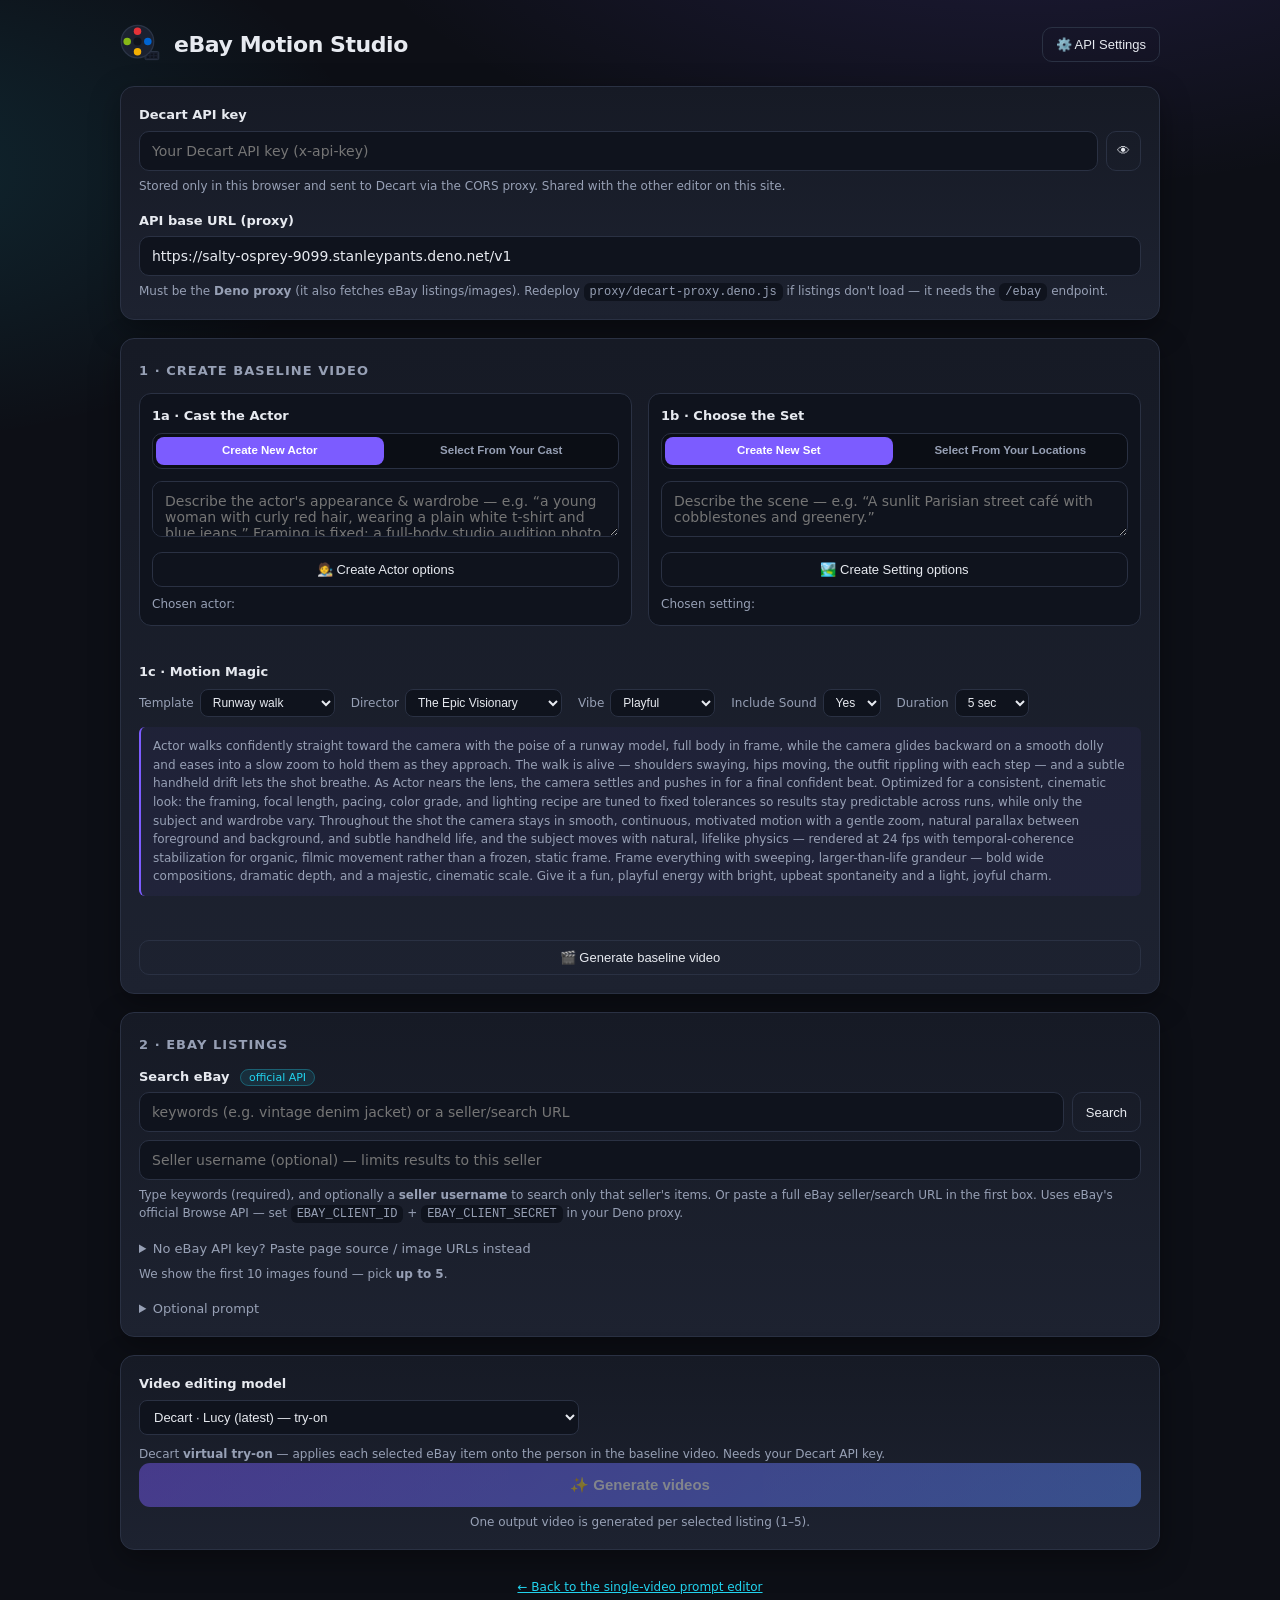
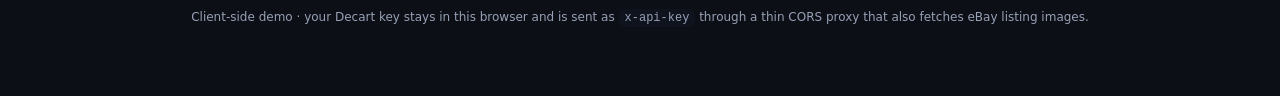
<file: ebay-tryon/index.html>
<!DOCTYPE html>
<html lang="en">
<head>
  <meta charset="UTF-8" />
  <meta name="viewport" content="width=device-width, initial-scale=1.0" />
  <title>eBay Motion Studio</title>
  <meta name="description" content="Turn one video + eBay listings into up to 5 AI try-on videos with Decart.ai." />
  <link rel="icon" href="reel.svg" type="image/svg+xml" />
  <link rel="stylesheet" href="styles.css?v=22" />
</head>
<body>
  <div class="app">
    <header class="topbar">
      <div class="brand">
        <img class="logo" src="reel.svg" alt="" width="40" height="40" aria-hidden="true" />
        <div>
          <h1>eBay Motion Studio</h1>
        </div>
      </div>
      <button id="settingsToggle" class="ghost-btn" type="button" aria-expanded="false">⚙️ API Settings</button>
    </header>

    <!-- API settings -->
    <section id="settingsPanel" class="panel settings hidden" aria-label="API settings">
      <div class="field">
        <label for="apiKey">Decart API key</label>
        <div class="key-row">
          <input id="apiKey" type="password" autocomplete="off" spellcheck="false"
                 autocapitalize="none" autocorrect="off" placeholder="Your Decart API key (x-api-key)" />
          <button id="toggleKey" type="button" class="ghost-btn small" aria-label="Show or hide API key">👁</button>
        </div>
        <p class="hint">Stored only in this browser and sent to Decart via the CORS proxy. Shared with the other editor on this site.</p>
      </div>

      <div class="field">
        <label for="apiBase">API base URL (proxy)</label>
        <input id="apiBase" spellcheck="false" type="url"
               autocapitalize="none" autocorrect="off" autocomplete="off" inputmode="url"
               placeholder="https://salty-osprey-9099.stanleypants.deno.net/v1"
               value="https://salty-osprey-9099.stanleypants.deno.net/v1" />
        <p class="hint">
          Must be the <strong>Deno proxy</strong> (it also fetches eBay listings/images). Redeploy
          <code>proxy/decart-proxy.deno.js</code> if listings don't load — it needs the <code>/ebay</code> endpoint.
        </p>
      </div>
    </section>

    <main class="stack">
      <!-- 1. Baseline video -->
      <section class="panel">
        <h2 class="panel-title">1 · Create baseline video</h2>

        <div class="two-col">
          <!-- 1a. Your Video's Actor -->
          <div class="col">
            <label class="field-label">1a · Cast the Actor</label>
            <div class="seg" id="charSeg">
              <button type="button" class="seg-btn active" data-mode="create">Create New Actor</button>
              <button type="button" class="seg-btn" data-mode="select">Select From Your Cast</button>
            </div>

            <div class="pane" id="charCreatePane">
              <textarea id="charPrompt" rows="2" spellcheck="false"
                placeholder="Describe the actor's appearance & wardrobe — e.g. “a young woman with curly red hair, wearing a plain white t-shirt and blue jeans.” Framing is fixed: a full-body studio audition photo on a white background."></textarea>
              <button id="charBtn" class="ghost-btn" type="button" disabled>🧑‍🎨 Create Actor options</button>
              <div id="charCandidates" class="cand-grid"></div>
            </div>

            <div class="pane hidden" id="charSelectPane">
              <div id="castGrid" class="picker-grid"></div>
              <div class="slot-row">
                <button id="charUploadBtn" class="ghost-btn small" type="button">⬆ Add photo to cast</button>
                <input id="charFile" type="file" accept="image/*" hidden />
              </div>
            </div>

            <p class="hint" style="margin-top:8px;">Chosen actor:</p>
            <div id="charThumb" class="img-thumbs"></div>
            <p id="charStatus" class="gen-status hidden"></p>
          </div>

          <!-- 1b. Your Video's Setting -->
          <div class="col">
            <label class="field-label">1b · Choose the Set</label>
            <div class="seg" id="setSeg">
              <button type="button" class="seg-btn active" data-mode="create">Create New Set</button>
              <button type="button" class="seg-btn" data-mode="select">Select From Your Locations</button>
            </div>

            <div class="pane" id="setCreatePane">
              <textarea id="setPrompt" rows="2" spellcheck="false"
                placeholder="Describe the scene — e.g. “A sunlit Parisian street café with cobblestones and greenery.”"></textarea>
              <button id="setBtn" class="ghost-btn" type="button" disabled>🏞️ Create Setting options</button>
              <div id="setCandidates" class="cand-grid"></div>
            </div>

            <div class="pane hidden" id="setSelectPane">
              <div id="setGrid" class="picker-grid"></div>
              <div class="slot-row">
                <button id="setUploadBtn" class="ghost-btn small" type="button">⬆ Add photo to set locations</button>
                <input id="setFile" type="file" accept="image/*" hidden />
              </div>
            </div>

            <p class="hint" style="margin-top:8px;">Chosen setting:</p>
            <div id="setThumb" class="img-thumbs"></div>
            <p id="setStatus" class="gen-status hidden"></p>
          </div>
        </div>

        <!-- 1c. Animate the single source image via Kling -->
        <label class="field-label" style="margin-top:36px;">1c · Motion Magic</label>
        <div class="opt-grid" style="margin-top:8px;">
          <label>Template
            <select id="genTemplate"></select>
          </label>
          <label>Director
            <select id="genDirector"></select>
          </label>
          <label>Vibe
            <select id="genVibe"></select>
          </label>
          <label>Include Sound
            <select id="genSound">
              <option value="yes">Yes</option>
              <option value="no">No</option>
            </select>
          </label>
          <label>Duration
            <select id="genDur">
              <option value="5">5 sec</option><option value="10">10 sec</option>
            </select>
          </label>
        </div>
        <p id="genTemplateDesc" class="hint"></p>
        <!-- 1d. Stage the shot & generate the baseline video -->
        <div class="gen-section">
          <div id="stage" class="stage hidden">
            <div id="stageSpinner" class="stage-spinner hidden"><div class="spinner"></div><p>Staging your shot…</p></div>
            <img id="compositeImg" class="stage-img hidden" alt="Your staged shot" />
            <div id="stageOverlay" class="stage-overlay hidden" aria-hidden="true">
              <span class="reel-sweep"></span>
              <span class="reel-perf top"></span>
              <span class="reel-perf bottom"></span>
              <span class="stage-caption">🎬 Motion Magic in Progress</span>
            </div>
          </div>
          <p id="stageHint" class="hint hidden"></p>
          <button id="genBtn" class="ghost-btn" type="button" disabled>🎬 Generate baseline video</button>
          <p id="genStatus" class="gen-status hidden"></p>
          <div id="videoWrap" class="video-wrap hidden">
            <video id="baselineVideo" class="baseline-video" controls playsinline></video>
          </div>
        </div>
      </section>

      <!-- 2. eBay listings -->
      <section class="panel">
        <h2 class="panel-title">2 · eBay listings</h2>

        <label for="ebayUrl" class="field-label">Search eBay <span class="muted-tag">official API</span></label>
        <div class="key-row">
          <input id="ebayUrl" type="text" spellcheck="false" autocapitalize="none" autocorrect="off"
                 placeholder="keywords (e.g. vintage denim jacket) or a seller/search URL" />
          <button id="loadBtn" class="ghost-btn" type="button">Search</button>
        </div>
        <input id="sellerInput" type="text" spellcheck="false" autocapitalize="none" autocorrect="off"
               style="margin-top:8px;" placeholder="Seller username (optional) — limits results to this seller" />
        <p class="hint">
          Type keywords (required), and optionally a <strong>seller username</strong> to search only that
          seller's items. Or paste a full eBay seller/search URL in the first box. Uses eBay's official
          Browse API — set <code>EBAY_CLIENT_ID</code> + <code>EBAY_CLIENT_SECRET</code> in your Deno proxy.
        </p>

        <details class="advanced">
          <summary>No eBay API key? Paste page source / image URLs instead</summary>
          <div style="margin-top:10px;">
            <textarea id="pasteBox" rows="3" spellcheck="false"
              placeholder="Paste the eBay page source, or listing image URLs (one per line)."></textarea>
            <button id="extractBtn" class="ghost-btn" type="button">Extract images</button>
            <p class="hint">
              <strong>Desktop:</strong> eBay page → View Page Source → select all → copy → paste.
              <strong>Mobile:</strong> long-press each image → <em>Copy image address</em> → paste one per line.
            </p>
          </div>
        </details>

        <p class="hint">We show the first 10 images found — pick <strong>up to 5</strong>.</p>

        <p id="listingsStatus" class="inline-note hidden"></p>
        <div id="listingsGrid" class="listings-grid hidden"></div>
        <p id="selCount" class="sel-count hidden">0 / 5 selected</p>

        <details class="advanced">
          <summary>Optional prompt</summary>
          <div class="field">
            <textarea id="prompt" rows="2"
              placeholder="e.g. keep the lighting natural (leave blank for pure try-on)"></textarea>
            <p class="hint">Most try-on jobs need no prompt — the item image is the instruction. Some models ignore it.</p>
          </div>
        </details>
      </section>

      <!-- Generate -->
      <section class="panel">
        <label for="tryonModel" class="field-label">Video editing model</label>
        <select id="tryonModel" class="model-select"></select>
        <p id="tryonModelHint" class="hint"></p>
        <button id="generateBtn" class="primary-btn" type="button" disabled>✨ Generate videos</button>
        <p id="inlineError" class="inline-error hidden" role="alert"></p>
        <p class="hint center">One output video is generated per selected listing (1–5).</p>
      </section>

      <!-- 3. Results -->
      <section class="panel" id="resultsPanel" hidden>
        <h2 class="panel-title">3 · Results</h2>
        <div id="outputGrid" class="output-grid"></div>
      </section>
    </main>

    <footer class="footer">
      <p><a href="../video-editor/">← Back to the single-video prompt editor</a></p>
      <p>
        Client-side demo · your Decart key stays in this browser and is sent as <code>x-api-key</code>
        through a thin CORS proxy that also fetches eBay listing images.
      </p>
    </footer>
  </div>

  <script src="templates.js?v=4"></script>
  <script src="directors.js?v=1"></script>
  <script src="vibes.js?v=1"></script>
  <script src="app.js?v=38"></script>
</body>
</html>
</file>
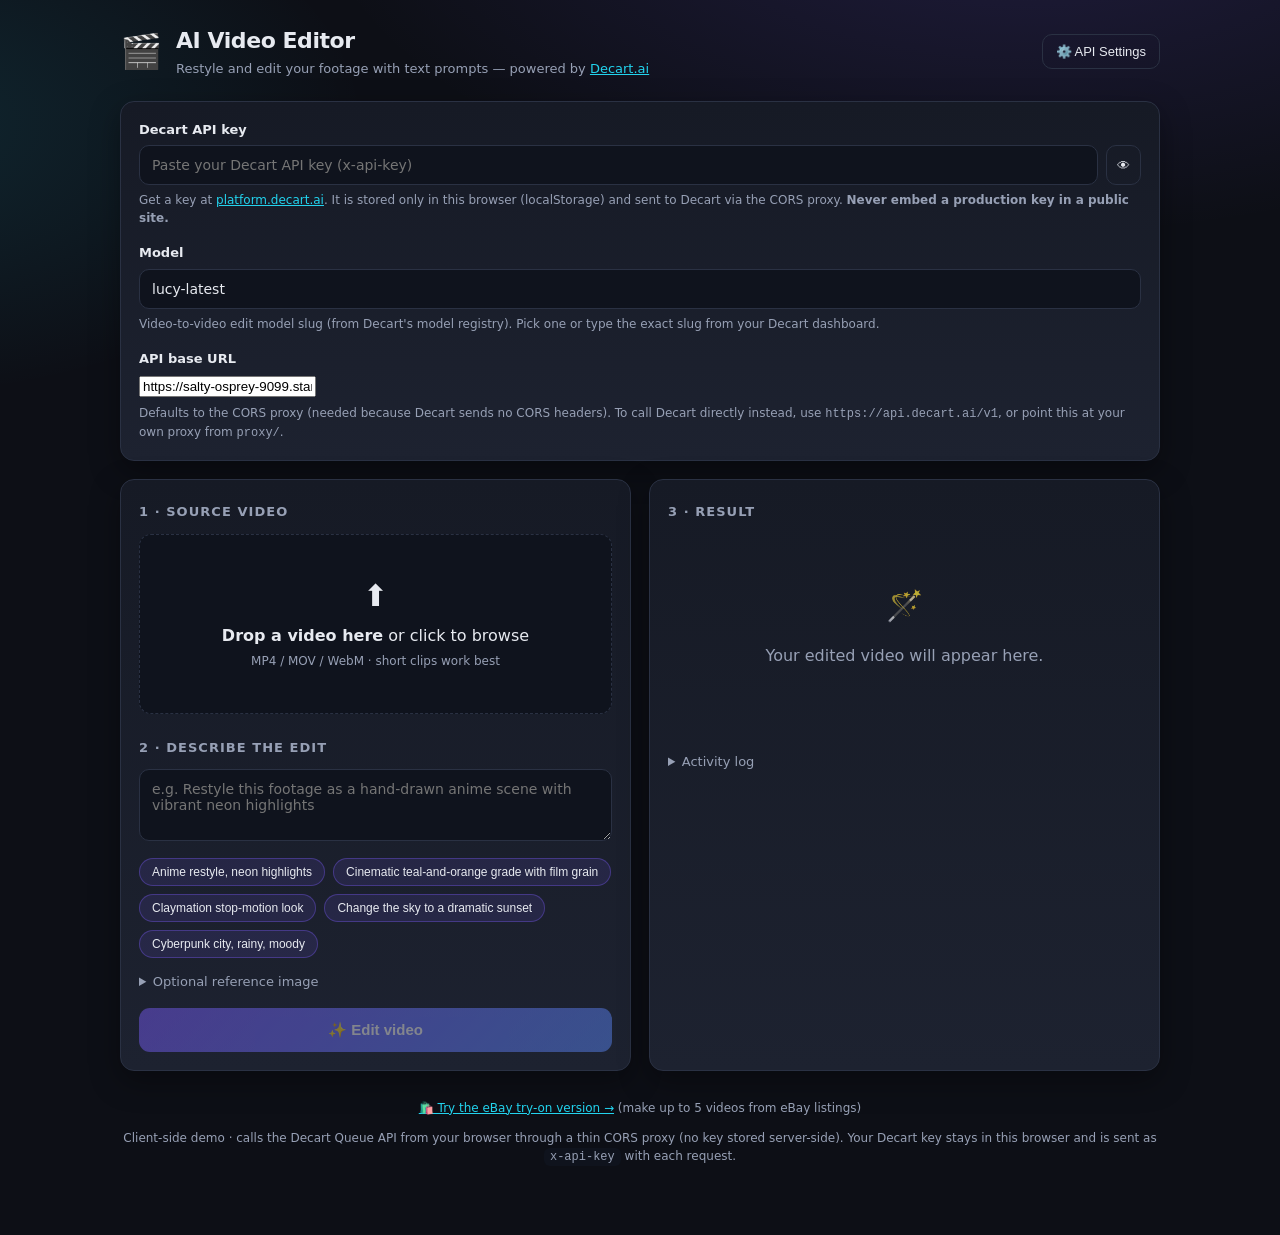
<file: video-editor/index.html>
<!DOCTYPE html>
<html lang="en">
<head>
  <meta charset="UTF-8" />
  <meta name="viewport" content="width=device-width, initial-scale=1.0" />
  <title>AI Video Editor · Decart</title>
  <meta name="description" content="Upload a video and edit it with AI prompts using the Decart.ai API." />
  <link rel="stylesheet" href="styles.css?v=5" />
</head>
<body>
  <div class="app">
    <header class="topbar">
      <div class="brand">
        <span class="logo" aria-hidden="true">🎬</span>
        <div>
          <h1>AI Video Editor</h1>
          <p class="tagline">Restyle and edit your footage with text prompts — powered by
            <a href="https://platform.decart.ai/" target="_blank" rel="noopener">Decart.ai</a>
          </p>
        </div>
      </div>
      <button id="settingsToggle" class="ghost-btn" type="button" aria-expanded="false">
        ⚙️ API Settings
      </button>
    </header>

    <!-- API settings -->
    <section id="settingsPanel" class="panel settings hidden" aria-label="API settings">
      <div class="field">
        <label for="apiKey">Decart API key</label>
        <div class="key-row">
          <input id="apiKey" type="password" autocomplete="off" spellcheck="false"
                 autocapitalize="none" autocorrect="off"
                 placeholder="Paste your Decart API key (x-api-key)" />
          <button id="toggleKey" type="button" class="ghost-btn small" aria-label="Show or hide API key">👁</button>
        </div>
        <p class="hint">
          Get a key at <a href="https://platform.decart.ai/" target="_blank" rel="noopener">platform.decart.ai</a>.
          It is stored only in this browser (localStorage) and sent to Decart via the CORS proxy.
          <strong>Never embed a production key in a public site.</strong>
        </p>
      </div>

      <div class="field">
        <label for="model">Model</label>
        <input id="model" list="modelOptions" spellcheck="false"
               autocapitalize="none" autocorrect="off" autocomplete="off"
               placeholder="lucy-latest" value="lucy-latest" />
        <datalist id="modelOptions">
          <option value="lucy-latest">Lucy Latest — newest video edit model (server-resolved)</option>
          <option value="lucy-clip">Lucy Clip — general video-to-video edit</option>
          <option value="lucy-2.5">Lucy 2.5</option>
          <option value="lucy-2.1">Lucy 2.1</option>
          <option value="lucy-restyle-2">Lucy Restyle 2 — restyle footage</option>
          <option value="lucy-clip-latest">Lucy Clip Latest</option>
        </datalist>
        <p class="hint">Video-to-video edit model slug (from Decart's model registry). Pick one or type the exact slug from your Decart dashboard.</p>
      </div>

      <div class="field">
        <label for="apiBase">API base URL</label>
        <input id="apiBase" spellcheck="false" type="url"
               autocapitalize="none" autocorrect="off" autocomplete="off" inputmode="url"
               placeholder="https://salty-osprey-9099.stanleypants.deno.net/v1"
               value="https://salty-osprey-9099.stanleypants.deno.net/v1" />
        <p class="hint">
          Defaults to the CORS proxy (needed because Decart sends no CORS headers).
          To call Decart directly instead, use <code>https://api.decart.ai/v1</code>, or point this
          at your own proxy from <code>proxy/</code>.
        </p>
      </div>
    </section>

    <main class="grid">
      <!-- Left: inputs -->
      <section class="panel">
        <h2 class="panel-title">1 · Source video</h2>

        <div id="dropzone" class="dropzone" tabindex="0" role="button"
             aria-label="Choose or drop a video file">
          <input id="fileInput" type="file" accept="video/*" hidden />
          <div class="dz-empty">
            <div class="dz-icon">⬆️</div>
            <p><strong>Drop a video here</strong> or click to browse</p>
            <p class="hint">MP4 / MOV / WebM · short clips work best</p>
          </div>
          <video id="sourcePreview" class="preview hidden" controls playsinline muted></video>
        </div>
        <p id="fileMeta" class="file-meta hidden"></p>

        <h2 class="panel-title">2 · Describe the edit</h2>
        <textarea id="prompt" rows="3"
          placeholder="e.g. Restyle this footage as a hand-drawn anime scene with vibrant neon highlights"></textarea>
        <div class="chips" id="promptChips" aria-label="Example prompts">
          <button type="button" class="chip">Anime restyle, neon highlights</button>
          <button type="button" class="chip">Cinematic teal-and-orange grade with film grain</button>
          <button type="button" class="chip">Claymation stop-motion look</button>
          <button type="button" class="chip">Change the sky to a dramatic sunset</button>
          <button type="button" class="chip">Cyberpunk city, rainy, moody</button>
        </div>

        <details class="advanced">
          <summary>Optional reference image</summary>
          <div class="field">
            <input id="refInput" type="file" accept="image/*" />
            <p class="hint">Guides the edit (e.g. a specific style, item, or logo to add).</p>
            <img id="refPreview" class="ref-preview hidden" alt="Reference image preview" />
          </div>
        </details>

        <button id="editBtn" class="primary-btn" type="button" disabled>✨ Edit video</button>
        <p id="inlineError" class="inline-error hidden" role="alert"></p>
      </section>

      <!-- Right: output -->
      <section class="panel">
        <h2 class="panel-title">3 · Result</h2>

        <div id="resultArea" class="result-area">
          <div id="resultEmpty" class="result-empty">
            <div class="dz-icon">🪄</div>
            <p>Your edited video will appear here.</p>
          </div>

          <div id="progress" class="progress hidden">
            <div class="spinner" aria-hidden="true"></div>
            <p id="progressLabel">Working…</p>
            <div class="bar"><div id="progressBar" class="bar-fill"></div></div>
            <button id="cancelBtn" class="ghost-btn small" type="button">Cancel</button>
          </div>

          <video id="resultPreview" class="preview hidden" controls playsinline></video>
        </div>

        <div id="resultActions" class="result-actions hidden">
          <a id="downloadLink" class="primary-btn" download="edited-video.mp4">⬇️ Download</a>
          <button id="againBtn" class="ghost-btn" type="button">Edit again</button>
        </div>

        <details class="advanced log-wrap">
          <summary>Activity log</summary>
          <pre id="log" class="log" aria-live="polite"></pre>
        </details>
      </section>
    </main>

    <footer class="footer">
      <p><a href="../ebay-tryon/">🛍️ Try the eBay try-on version →</a> (make up to 5 videos from eBay listings)</p>
      <p>
        Client-side demo · calls the Decart Queue API from your browser through a thin CORS proxy
        (no key stored server-side). Your Decart key stays in this browser and is sent as
        <code>x-api-key</code> with each request.
      </p>
    </footer>
  </div>

  <script src="app.js?v=5"></script>
</body>
</html>
</file>
<file: ebay-tryon/styles.css>
:root {
  --bg: #0d0f16;
  --panel: #161a25;
  --panel-2: #1d2230;
  --border: #2a3143;
  --text: #e7eaf0;
  --muted: #97a0b5;
  --accent: #7c5cff;
  --accent-2: #22d3ee;
  --danger: #ff6b6b;
  --ok: #39d98a;
  --radius: 14px;
  --shadow: 0 10px 30px rgba(0, 0, 0, 0.35);
  font-family: ui-sans-serif, system-ui, -apple-system, "Segoe UI", Roboto, Helvetica, Arial, sans-serif;
}

* { box-sizing: border-box; }

body {
  margin: 0;
  background: radial-gradient(1200px 600px at 80% -10%, rgba(124, 92, 255, 0.18), transparent 60%),
              radial-gradient(900px 500px at -10% 10%, rgba(34, 211, 238, 0.12), transparent 55%),
              var(--bg);
  color: var(--text);
  line-height: 1.5;
  min-height: 100vh;
}

a { color: var(--accent-2); }

.app { max-width: 1080px; margin: 0 auto; padding: 24px 20px 60px; }

/* Topbar */
.topbar { display: flex; align-items: center; justify-content: space-between; gap: 16px; margin-bottom: 22px; flex-wrap: wrap; }
.brand { display: flex; align-items: center; gap: 14px; }
.logo { width: 40px; height: 40px; display: block; }
.topbar h1 { margin: 0; font-size: 22px; letter-spacing: -0.02em; }
.tagline { margin: 2px 0 0; color: var(--muted); font-size: 13px; }

/* Panels */
.panel {
  background: linear-gradient(180deg, var(--panel), var(--panel-2));
  border: 1px solid var(--border);
  border-radius: var(--radius);
  padding: 18px;
  box-shadow: var(--shadow);
}
.panel-title { font-size: 13px; text-transform: uppercase; letter-spacing: 0.08em; color: var(--muted); margin: 4px 0 12px; }

.stack { display: flex; flex-direction: column; gap: 18px; }
.settings { margin-bottom: 18px; }
.settings .field + .field { margin-top: 16px; }

.field label, .field-label { display: block; font-size: 13px; font-weight: 600; margin-bottom: 6px; }
.muted-tag { font-weight: 500; font-size: 11px; color: var(--accent-2); background: rgba(34,211,238,0.1); border: 1px solid rgba(34,211,238,0.3); border-radius: 999px; padding: 1px 8px; margin-left: 6px; }
#extractBtn { margin-top: 10px; }
#pasteBox { font-family: ui-monospace, SFMono-Regular, Menlo, monospace; font-size: 12px; }
#genTemplateDesc { margin-top: 10px; line-height: 1.55; }
#genTemplateDesc:not(:empty) { padding: 10px 12px; border-left: 2px solid var(--accent); background: rgba(124,92,255,0.06); border-radius: 6px; }

/* Stage & generate area */
.gen-section { margin-top: 32px; }
/* Stage: the composited shot + film-reel processing overlay */
.stage { position: relative; margin: 0 0 10px; max-width: 640px; border: 1px solid var(--border); border-radius: 12px; overflow: hidden; background: #0b0e16; }
.stage-img { display: block; width: 100%; height: auto; }
.stage-spinner { display: flex; flex-direction: column; align-items: center; justify-content: center; gap: 8px; aspect-ratio: 16 / 9; color: var(--muted); font-size: 13px; }
.stage-overlay { position: absolute; inset: 0; display: flex; align-items: center; justify-content: center; background: rgba(8,10,16,0.42); overflow: hidden; }
.stage-caption { position: relative; z-index: 3; font-weight: 800; font-size: clamp(15px, 3.2vw, 26px); letter-spacing: 0.01em; color: #fff; text-shadow: 0 2px 14px rgba(0,0,0,0.7); text-align: center; padding: 0 12px; }
/* sweeping band of eBay's four colors */
.reel-sweep { position: absolute; inset: -40% -20%; z-index: 1; background: linear-gradient(115deg, transparent 34%, rgba(229,50,56,0.55) 44%, rgba(245,175,2,0.55) 52%, rgba(134,184,23,0.55) 60%, rgba(0,100,210,0.55) 68%, transparent 78%); background-size: 260% 100%; filter: blur(8px); animation: reel-slide 1.8s linear infinite; }
@keyframes reel-slide { from { background-position: 210% 0; } to { background-position: -60% 0; } }
/* scrolling film-strip perforations top & bottom */
.reel-perf { position: absolute; left: 0; right: 0; height: 12px; z-index: 2; background: repeating-linear-gradient(90deg, transparent 0 9px, rgba(255,255,255,0.85) 9px 17px); background-size: 26px 100%; opacity: 0.28; animation: perf-scroll 0.6s linear infinite; }
.reel-perf.top { top: 7px; } .reel-perf.bottom { bottom: 7px; }
@keyframes perf-scroll { to { background-position: 26px 0; } }
@media (prefers-reduced-motion: reduce) { .reel-sweep, .reel-perf { animation: none; } }

/* Generated baseline video — constrained so it doesn't fill the screen */
.video-wrap { margin-top: 12px; max-width: 640px; }
.baseline-video { display: block; width: 100%; height: auto; border-radius: 12px; border: 1px solid var(--border); background: #000; }

/* Seedance image generation */
.dropzone.small { min-height: 96px; }
.dropzone.small .dz-empty { padding: 14px; }
.dropzone.small .dz-icon { font-size: 22px; }
.img-thumbs { display: flex; flex-wrap: wrap; gap: 8px; margin-top: 10px; }
.img-thumbs:empty { display: none; }
.img-thumb { position: relative; width: 72px; height: 72px; border-radius: 8px; overflow: hidden; border: 1px solid var(--border); background: #11151f; }
.img-thumb img { width: 100%; height: 100%; object-fit: cover; display: block; }
.img-thumb .rm { position: absolute; top: 2px; right: 2px; width: 18px; height: 18px; border-radius: 50%; border: none; background: rgba(0,0,0,0.65); color: #fff; font-size: 12px; line-height: 1; cursor: pointer; display: flex; align-items: center; justify-content: center; }
.opt-grid { display: flex; flex-wrap: wrap; gap: 12px 16px; margin-top: 12px; align-items: center; }
.opt-grid label { font-size: 12px; color: var(--muted); display: flex; align-items: center; gap: 6px; font-weight: 500; }
.opt-grid select { background: #0f131d; color: var(--text); border: 1px solid var(--border); border-radius: 8px; padding: 5px 8px; font-size: 12px; }
.model-select { width: 100%; max-width: 440px; background: #0f131d; color: var(--text); border: 1px solid var(--border); border-radius: 8px; padding: 8px 10px; font-size: 13px; margin-bottom: 4px; }
.opt-grid label.chk { gap: 5px; }
#genBtn { margin-top: 12px; width: 100%; }
.gen-status { margin-top: 12px; padding: 12px; border-radius: 10px; background: rgba(124,92,255,0.1); border: 1px solid rgba(124,92,255,0.3); font-size: 13px; text-align: center; }
.gen-status.err { background: rgba(255,107,107,0.12); border-color: rgba(255,107,107,0.4); color: #ffc9c9; }
.gen-status video { width: 100%; border-radius: 8px; margin-top: 8px; background: #000; }
.or-sep { margin: 18px 0 12px; opacity: 0.8; }
.slot-row { display: flex; gap: 8px; align-items: center; margin-top: 10px; }
.slot-row .ghost-btn { margin: 0; }

/* Actor | Setting side-by-side */
.two-col { display: grid; grid-template-columns: 1fr 1fr; gap: 16px; }
@media (max-width: 720px) { .two-col { grid-template-columns: 1fr; } }
.two-col .col { min-width: 0; border: 1px solid var(--border); border-radius: 12px; padding: 12px; background: #0f131d; }
.two-col .col .ghost-btn[id$="Btn"] { width: 100%; margin-top: 8px; }

/* Segmented toggle */
.seg { display: flex; gap: 4px; background: #0b0e15; border: 1px solid var(--border); border-radius: 10px; padding: 3px; margin: 8px 0 12px; }
.seg-btn { flex: 1; border: none; background: transparent; color: var(--muted); font-size: 11.5px; font-weight: 600; padding: 7px 6px; border-radius: 8px; cursor: pointer; line-height: 1.2; }
.seg-btn.active { background: var(--accent); color: #fff; }

.pane { }
.picker-grid { display: grid; grid-template-columns: repeat(auto-fill, minmax(64px, 1fr)); gap: 8px; min-height: 40px; }
.picker-grid:empty::after { content: "Nothing saved yet — create one."; color: var(--muted); font-size: 12px; }
.picker-item { position: relative; border: 2px solid var(--border); border-radius: 8px; overflow: hidden; cursor: pointer; aspect-ratio: 1/1; background: #11151f; }
.picker-item.selected { border-color: var(--accent-2); box-shadow: 0 0 0 2px rgba(34,211,238,0.35); }
.picker-item img { width: 100%; height: 100%; object-fit: cover; display: block; }
.picker-item .rm { position: absolute; top: 2px; right: 2px; width: 16px; height: 16px; border-radius: 50%; border: none; background: rgba(0,0,0,0.65); color: #fff; font-size: 11px; line-height: 1; cursor: pointer; }

/* Candidate chooser (3 options per Create) */
.cand-grid { display: grid; grid-template-columns: repeat(2, 1fr); gap: 8px; margin-top: 10px; }
.cand-grid:empty { display: none; }
.cand-item { position: relative; border: 2px solid var(--border); border-radius: 8px; overflow: hidden; cursor: pointer; background: #11151f; aspect-ratio: 3/4; display: flex; align-items: center; justify-content: center; }
.cand-item.selected { border-color: var(--accent-2); box-shadow: 0 0 0 2px rgba(34,211,238,0.35); }
.cand-item img { width: 100%; height: 100%; object-fit: cover; display: block; }
.cand-item .lbl { position: absolute; bottom: 0; left: 0; right: 0; font-size: 9px; background: rgba(0,0,0,0.62); color: #fff; padding: 2px 3px; text-align: center; }
.cand-item .err { font-size: 9.5px; color: #ffc9c9; padding: 6px; text-align: center; }
.hint { color: var(--muted); font-size: 12px; margin: 6px 0 0; }
.hint.center { text-align: center; }

input[type="text"], input[type="password"], input[type="url"], input:not([type]), textarea {
  width: 100%;
  background: #0f131d;
  border: 1px solid var(--border);
  border-radius: 10px;
  color: var(--text);
  padding: 11px 12px;
  font-size: 14px;
  font-family: inherit;
  outline: none;
  transition: border-color 0.15s, box-shadow 0.15s;
}
input:focus, textarea:focus { border-color: var(--accent); box-shadow: 0 0 0 3px rgba(124, 92, 255, 0.2); }
textarea { resize: vertical; }
.key-row { display: flex; gap: 8px; }
.key-row input { flex: 1; }

/* Buttons */
.primary-btn {
  display: inline-flex; align-items: center; justify-content: center; gap: 8px;
  width: 100%; padding: 13px 18px; border: none; border-radius: 11px;
  background: linear-gradient(135deg, var(--accent), #5b8bff);
  color: white; font-size: 15px; font-weight: 700; cursor: pointer; text-decoration: none;
  transition: transform 0.08s, filter 0.15s, opacity 0.15s;
}
.primary-btn:hover:not(:disabled) { filter: brightness(1.08); }
.primary-btn:active:not(:disabled) { transform: translateY(1px); }
.primary-btn:disabled { opacity: 0.45; cursor: not-allowed; }

.ghost-btn {
  background: transparent; border: 1px solid var(--border); color: var(--text);
  border-radius: 10px; padding: 9px 13px; font-size: 13px; cursor: pointer;
  transition: background 0.15s, border-color 0.15s; white-space: nowrap;
}
.ghost-btn:hover { background: rgba(255, 255, 255, 0.05); border-color: var(--accent); }
.ghost-btn.small { padding: 8px 10px; }

/* Dropzone */
.dropzone {
  position: relative; border: 1.5px dashed var(--border); border-radius: 12px; min-height: 160px;
  display: flex; align-items: center; justify-content: center; text-align: center; cursor: pointer;
  transition: border-color 0.15s, background 0.15s; overflow: hidden; background: #0f131d;
}
.dropzone:hover, .dropzone:focus-visible { border-color: var(--accent); outline: none; }
.dropzone.dragover { border-color: var(--accent-2); background: rgba(34, 211, 238, 0.06); }
.dz-empty { padding: 24px; }
.dz-icon { font-size: 30px; margin-bottom: 6px; }
.dz-empty p { margin: 4px 0; }
.preview { width: 100%; max-height: 320px; background: #000; border-radius: 10px; display: block; }
.file-meta { font-size: 12px; color: var(--muted); margin: 10px 2px 0; word-break: break-all; }

/* Listings grid */
.listings-grid {
  display: grid; grid-template-columns: repeat(auto-fill, minmax(140px, 1fr));
  gap: 10px; margin-top: 14px;
}
@media (max-width: 520px) { .listings-grid { grid-template-columns: repeat(auto-fill, minmax(100px, 1fr)); } }

.listing {
  position: relative; border: 2px solid var(--border); border-radius: 10px; overflow: hidden;
  cursor: pointer; background: #0f131d; transition: border-color 0.15s, transform 0.08s;
}
.listing:hover { border-color: var(--accent); }
.listing.selected { border-color: var(--accent-2); box-shadow: 0 0 0 2px rgba(34, 211, 238, 0.35); }
.listing.disabled { opacity: 0.4; pointer-events: none; }
.listing img { width: 100%; aspect-ratio: 1 / 1; object-fit: cover; display: block; background: #11151f; }
.listing .cap { padding: 6px 8px; font-size: 11px; color: var(--muted); line-height: 1.3; max-height: 3.4em; overflow: hidden; }
.listing .badge {
  position: absolute; top: 6px; left: 6px; width: 22px; height: 22px; border-radius: 50%;
  background: var(--accent-2); color: #06222a; font-weight: 800; font-size: 12px;
  display: none; align-items: center; justify-content: center;
}
.listing.selected .badge { display: flex; }

.sel-count { font-size: 13px; font-weight: 600; margin-top: 12px; }
.sel-count.max { color: var(--accent-2); }

.inline-note {
  margin-top: 12px; padding: 10px 12px; border-radius: 10px;
  background: rgba(34, 211, 238, 0.08); border: 1px solid rgba(34, 211, 238, 0.3);
  color: #b9f0fb; font-size: 13px;
}

.advanced { margin-top: 16px; }
.advanced summary { cursor: pointer; color: var(--muted); font-size: 13px; user-select: none; }
.advanced summary:hover { color: var(--text); }
.advanced .field { margin-top: 12px; }

.inline-error {
  margin-top: 12px; padding: 10px 12px; border-radius: 10px;
  background: rgba(255, 107, 107, 0.12); border: 1px solid rgba(255, 107, 107, 0.4);
  color: #ffc9c9; font-size: 13px;
}

/* Output grid */
.output-grid {
  display: grid; grid-template-columns: repeat(auto-fill, minmax(240px, 1fr)); gap: 14px;
}
.output-card { border: 1px solid var(--border); border-radius: 12px; overflow: hidden; background: #0f131d; }
.output-card .oc-head { display: flex; align-items: center; gap: 8px; padding: 8px 10px; border-bottom: 1px solid var(--border); }
.output-card .oc-thumb { width: 34px; height: 34px; border-radius: 6px; object-fit: cover; flex: none; background: #11151f; }
.output-card .oc-title { font-size: 12px; color: var(--muted); overflow: hidden; text-overflow: ellipsis; white-space: nowrap; flex: 1; }
.output-card .oc-body { padding: 10px; min-height: 150px; display: flex; align-items: center; justify-content: center; text-align: center; }
.output-card video { width: 100%; border-radius: 8px; background: #000; display: block; }
.output-card .oc-actions { padding: 0 10px 10px; }
.output-card .oc-actions .primary-btn { margin: 0; padding: 9px 12px; font-size: 13px; }

.status { font-size: 13px; color: var(--muted); }
.status.err { color: #ffc9c9; }
.status.ok { color: var(--ok); }

.spinner {
  width: 34px; height: 34px; border: 4px solid rgba(255, 255, 255, 0.12);
  border-top-color: var(--accent); border-radius: 50%; margin: 0 auto 10px; animation: spin 0.9s linear infinite;
}
@keyframes spin { to { transform: rotate(360deg); } }
.bar { height: 6px; background: #0b0e15; border-radius: 999px; overflow: hidden; margin: 10px auto 0; max-width: 200px; }
.bar-fill { height: 100%; width: 0; background: linear-gradient(90deg, var(--accent), var(--accent-2)); transition: width 0.4s ease; }

.footer { margin-top: 28px; text-align: center; color: var(--muted); font-size: 12px; }
.footer code, .hint code { background: #0f131d; padding: 2px 6px; border-radius: 6px; }

.hidden { display: none !important; }
</file>
<file: video-editor/styles.css>
:root {
  --bg: #0d0f16;
  --panel: #161a25;
  --panel-2: #1d2230;
  --border: #2a3143;
  --text: #e7eaf0;
  --muted: #97a0b5;
  --accent: #7c5cff;
  --accent-2: #22d3ee;
  --danger: #ff6b6b;
  --ok: #39d98a;
  --radius: 14px;
  --shadow: 0 10px 30px rgba(0, 0, 0, 0.35);
  font-family: ui-sans-serif, system-ui, -apple-system, "Segoe UI", Roboto, Helvetica, Arial, sans-serif;
}

* { box-sizing: border-box; }

body {
  margin: 0;
  background: radial-gradient(1200px 600px at 80% -10%, rgba(124, 92, 255, 0.18), transparent 60%),
              radial-gradient(900px 500px at -10% 10%, rgba(34, 211, 238, 0.12), transparent 55%),
              var(--bg);
  color: var(--text);
  line-height: 1.5;
  min-height: 100vh;
}

a { color: var(--accent-2); }

.app {
  max-width: 1080px;
  margin: 0 auto;
  padding: 24px 20px 60px;
}

/* Topbar */
.topbar {
  display: flex;
  align-items: center;
  justify-content: space-between;
  gap: 16px;
  margin-bottom: 22px;
  flex-wrap: wrap;
}
.brand { display: flex; align-items: center; gap: 14px; }
.logo { font-size: 34px; line-height: 1; }
.topbar h1 { margin: 0; font-size: 22px; letter-spacing: -0.02em; }
.tagline { margin: 2px 0 0; color: var(--muted); font-size: 13px; }

/* Panels */
.panel {
  background: linear-gradient(180deg, var(--panel), var(--panel-2));
  border: 1px solid var(--border);
  border-radius: var(--radius);
  padding: 18px;
  box-shadow: var(--shadow);
}
.panel-title {
  font-size: 13px;
  text-transform: uppercase;
  letter-spacing: 0.08em;
  color: var(--muted);
  margin: 4px 0 12px;
}
.panel-title:not(:first-child) { margin-top: 24px; }

.grid {
  display: grid;
  grid-template-columns: 1fr 1fr;
  gap: 18px;
}
@media (max-width: 820px) {
  .grid { grid-template-columns: 1fr; }
}

/* Settings */
.settings { margin-bottom: 18px; }
.settings .field + .field { margin-top: 16px; }
.field label {
  display: block;
  font-size: 13px;
  font-weight: 600;
  margin-bottom: 6px;
}
.hint { color: var(--muted); font-size: 12px; margin: 6px 0 0; }

input[type="text"], input[type="password"], input:not([type]), textarea {
  width: 100%;
  background: #0f131d;
  border: 1px solid var(--border);
  border-radius: 10px;
  color: var(--text);
  padding: 11px 12px;
  font-size: 14px;
  font-family: inherit;
  outline: none;
  transition: border-color 0.15s, box-shadow 0.15s;
}
input:focus, textarea:focus {
  border-color: var(--accent);
  box-shadow: 0 0 0 3px rgba(124, 92, 255, 0.2);
}
textarea { resize: vertical; }
.key-row { display: flex; gap: 8px; }

/* Buttons */
.primary-btn {
  display: inline-flex;
  align-items: center;
  justify-content: center;
  gap: 8px;
  width: 100%;
  margin-top: 16px;
  padding: 13px 18px;
  border: none;
  border-radius: 11px;
  background: linear-gradient(135deg, var(--accent), #5b8bff);
  color: white;
  font-size: 15px;
  font-weight: 700;
  cursor: pointer;
  text-decoration: none;
  transition: transform 0.08s, filter 0.15s, opacity 0.15s;
}
.primary-btn:hover:not(:disabled) { filter: brightness(1.08); }
.primary-btn:active:not(:disabled) { transform: translateY(1px); }
.primary-btn:disabled { opacity: 0.45; cursor: not-allowed; }

.ghost-btn {
  background: transparent;
  border: 1px solid var(--border);
  color: var(--text);
  border-radius: 10px;
  padding: 9px 13px;
  font-size: 13px;
  cursor: pointer;
  transition: background 0.15s, border-color 0.15s;
}
.ghost-btn:hover { background: rgba(255, 255, 255, 0.05); border-color: var(--accent); }
.ghost-btn.small { padding: 8px 10px; }

/* Dropzone */
.dropzone {
  position: relative;
  border: 1.5px dashed var(--border);
  border-radius: 12px;
  min-height: 180px;
  display: flex;
  align-items: center;
  justify-content: center;
  text-align: center;
  cursor: pointer;
  transition: border-color 0.15s, background 0.15s;
  overflow: hidden;
  background: #0f131d;
}
.dropzone:hover, .dropzone:focus-visible { border-color: var(--accent); background: #10141f; outline: none; }
.dropzone.dragover { border-color: var(--accent-2); background: rgba(34, 211, 238, 0.06); }
.dz-empty { padding: 24px; }
.dz-icon { font-size: 30px; margin-bottom: 6px; }
.dz-empty p { margin: 4px 0; }

.preview {
  width: 100%;
  max-height: 340px;
  background: #000;
  border-radius: 10px;
  display: block;
}
.file-meta {
  font-size: 12px;
  color: var(--muted);
  margin: 10px 2px 0;
  word-break: break-all;
}

/* Chips */
.chips { display: flex; flex-wrap: wrap; gap: 8px; margin-top: 10px; }
.chip {
  background: rgba(124, 92, 255, 0.12);
  border: 1px solid rgba(124, 92, 255, 0.35);
  color: var(--text);
  border-radius: 999px;
  padding: 6px 12px;
  font-size: 12px;
  cursor: pointer;
  transition: background 0.15s;
}
.chip:hover { background: rgba(124, 92, 255, 0.25); }

/* Advanced */
.advanced { margin-top: 14px; }
.advanced summary {
  cursor: pointer;
  color: var(--muted);
  font-size: 13px;
  user-select: none;
}
.advanced summary:hover { color: var(--text); }
.advanced .field { margin-top: 12px; }
.ref-preview { max-width: 140px; border-radius: 8px; margin-top: 10px; display: block; }

/* Result */
.result-area { min-height: 200px; display: flex; align-items: center; justify-content: center; }
.result-empty { text-align: center; color: var(--muted); padding: 30px; }
.result-empty .dz-icon { opacity: 0.7; }

.progress { text-align: center; width: 100%; padding: 20px; }
.progress p { margin: 12px 0; }
.spinner {
  width: 42px; height: 42px;
  border: 4px solid rgba(255, 255, 255, 0.12);
  border-top-color: var(--accent);
  border-radius: 50%;
  margin: 0 auto;
  animation: spin 0.9s linear infinite;
}
@keyframes spin { to { transform: rotate(360deg); } }
.bar {
  height: 8px;
  background: #0f131d;
  border-radius: 999px;
  overflow: hidden;
  margin: 12px auto;
  max-width: 320px;
}
.bar-fill {
  height: 100%;
  width: 0;
  background: linear-gradient(90deg, var(--accent), var(--accent-2));
  transition: width 0.4s ease;
}

.result-actions { display: flex; gap: 10px; margin-top: 16px; }
.result-actions .primary-btn, .result-actions .ghost-btn { margin-top: 0; width: auto; flex: 1; }

.inline-error {
  margin-top: 12px;
  padding: 10px 12px;
  border-radius: 10px;
  background: rgba(255, 107, 107, 0.12);
  border: 1px solid rgba(255, 107, 107, 0.4);
  color: #ffc9c9;
  font-size: 13px;
}

/* Log */
.log-wrap { margin-top: 18px; }
.log {
  background: #0b0e15;
  border: 1px solid var(--border);
  border-radius: 10px;
  padding: 12px;
  font-size: 12px;
  color: var(--muted);
  max-height: 200px;
  overflow: auto;
  white-space: pre-wrap;
  word-break: break-word;
  margin: 10px 0 0;
}

/* Footer */
.footer { margin-top: 28px; text-align: center; color: var(--muted); font-size: 12px; }
.footer code { background: #0f131d; padding: 2px 6px; border-radius: 6px; }

.hidden { display: none !important; }
</file>
